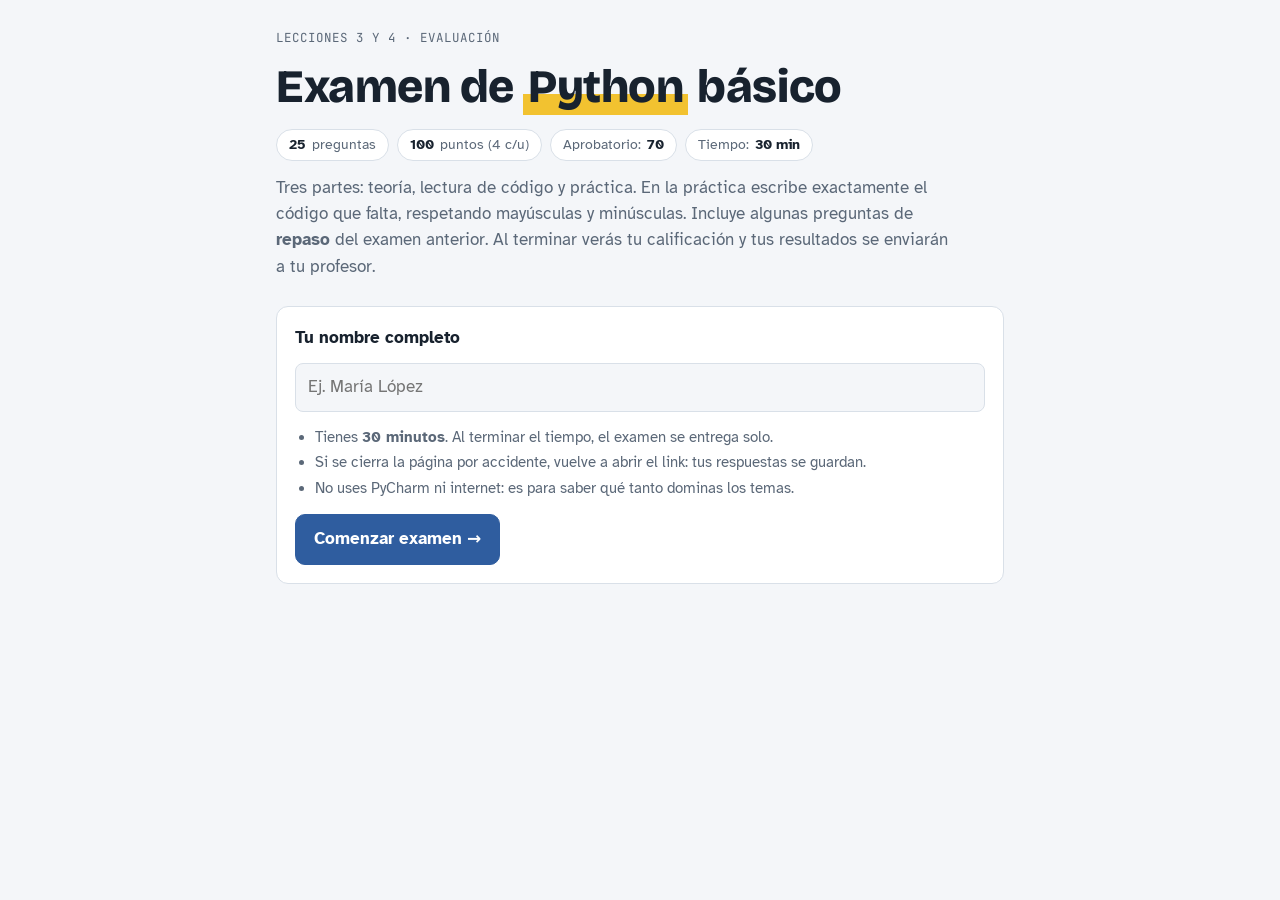
<file: index.html>
<!doctype html>
<html lang="es">
<head>
<meta charset="utf-8">
<meta name="viewport" content="width=device-width, initial-scale=1">
<title>Examen Python · Lecciones 3 y 4</title>
<meta name="description" content="Examen de Python básico: tipos de datos, variables, conversiones, formateo de cadenas, operaciones y redondeo.">
<link rel="preconnect" href="https://fonts.googleapis.com">
<link rel="preconnect" href="https://fonts.gstatic.com" crossorigin>
<link rel="stylesheet" href="https://fonts.googleapis.com/css2?family=Bricolage+Grotesque:opsz,wght@12..96,600;12..96,800&family=Atkinson+Hyperlegible:ital,wght@0,400;0,700;1,400&family=JetBrains+Mono:wght@400;600&display=swap">
<link rel="stylesheet" href="styles.css">
<link rel="icon" href="data:image/svg+xml,%3Csvg xmlns='http://www.w3.org/2000/svg' viewBox='0 0 64 64'%3E%3Crect width='64' height='64' rx='14' fill='%232f5d9f'/%3E%3Ctext x='32' y='43' font-family='monospace' font-weight='700' font-size='28' text-anchor='middle' fill='%23f2c230'%3Epy%3C/text%3E%3C/svg%3E">
</head>
<body>

<!-- ======================================================
     Formulario oculto para que Netlify detecte el formulario.
     NO borrar. Los nombres deben coincidir con los que envía app.js.
     ====================================================== -->
<form name="examen-python-l3-l4" data-netlify="true" netlify-honeypot="bot-field" hidden>
  <input type="hidden" name="form-name" value="examen-python-l3-l4">
  <input name="bot-field">
  <input name="alumna"><input name="fecha"><input name="calificacion"><input name="correctas">
  <input name="resultado"><input name="minutos"><input name="sin_responder">
  <input name="teoria"><input name="codigo"><input name="practica">
  <textarea name="incorrectas"></textarea><textarea name="reforzar"></textarea>
  <textarea name="respuestas"></textarea><textarea name="temas_json"></textarea><textarea name="secciones_json"></textarea>
</form>

<main class="wrap">
  <header class="head">
    <span class="eyebrow" id="lessons"></span>
    <h1>Examen de <span class="py">Python</span> básico</h1>
    <div class="meta" id="meta"></div>
    <p class="intro">Tres partes: teoría, lectura de código y práctica. En la práctica escribe exactamente el código que falta, respetando mayúsculas y minúsculas. Incluye algunas preguntas de <b>repaso</b> del examen anterior. Al terminar verás tu calificación y tus resultados se enviarán a tu profesor.</p>
  </header>

  <section class="card start" id="start">
    <div id="resume" class="resume" hidden></div>
    <label for="student">Tu nombre completo</label>
    <input type="text" id="student" autocomplete="name" placeholder="Ej. María López">
    <span class="field-err" id="nameErr" hidden>Escribe tu nombre para empezar.</span>
    <ul class="rules" id="rules"></ul>
    <div class="btns"><button class="btn primary" id="startBtn" type="button">Comenzar examen →</button></div>
  </section>

  <div class="progress" id="progress" hidden>
    <div class="bar"><i id="barFill"></i></div>
    <span class="count" id="progTxt">0 / 25</span>
    <span class="timer" id="timer" title="Tiempo restante">30:00</span>
  </div>

  <div id="exam" hidden></div>

  <section id="submitBox" class="card" hidden>
    <div class="warn-box" id="warn" hidden>
      <b id="warnTxt"></b>
      <div class="btns">
        <button class="btn" id="goMissing" type="button">Ir a la primera sin responder</button>
        <button class="btn" id="forceSubmit" type="button">Entregar de todos modos</button>
      </div>
    </div>
    <div class="btns" style="justify-content:space-between">
      <span class="muted small">Revisa tus respuestas antes de entregar. Después ya no podrás cambiarlas.</span>
      <button class="btn primary" id="submit" type="button">Entregar examen ✓</button>
    </div>
  </section>

  <section id="results" hidden></section>
</main>

<div class="toast" id="toast" hidden></div>

<script src="questions.js"></script>
<script src="app.js"></script>
</body>
</html>
</file>
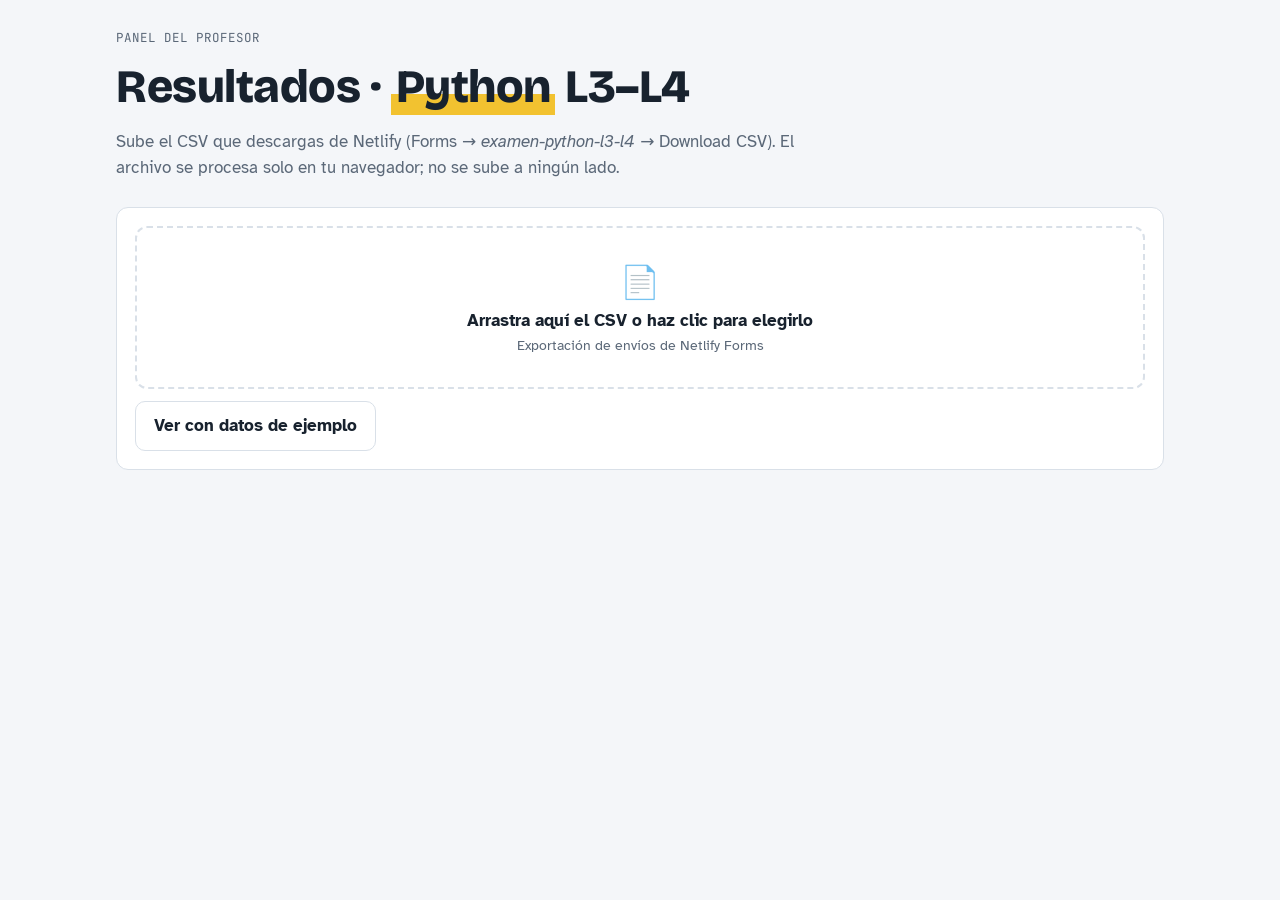
<file: profesor.html>
<!doctype html>
<html lang="es">
<head>
<meta charset="utf-8">
<meta name="viewport" content="width=device-width, initial-scale=1">
<meta name="robots" content="noindex">
<title>Panel del profesor · Python L3–L4</title>
<link rel="preconnect" href="https://fonts.googleapis.com">
<link rel="preconnect" href="https://fonts.gstatic.com" crossorigin>
<link rel="stylesheet" href="https://fonts.googleapis.com/css2?family=Bricolage+Grotesque:opsz,wght@12..96,600;12..96,800&family=Atkinson+Hyperlegible:ital,wght@0,400;0,700;1,400&family=JetBrains+Mono:wght@400;600&display=swap">
<link rel="stylesheet" href="styles.css">
<style>
  .wrap{max-width:1080px}
  .drop{display:block;border:2px dashed var(--line);border-radius:12px;padding:30px 18px;text-align:center;cursor:pointer;transition:border-color .15s,background .15s}
  .drop.over{border-color:var(--accent);background:color-mix(in srgb,var(--accent) 8%,transparent)}
  .stats{display:grid;grid-template-columns:repeat(4,1fr);gap:12px}
  .stat b{display:block;font-family:var(--f-display);font-size:2rem;font-weight:800}
  .two{display:grid;grid-template-columns:1fr 1fr;gap:14px}
  .tbar{display:grid;grid-template-columns:minmax(140px,1.3fr) 2fr 52px;gap:10px;align-items:center;padding:7px 0;border-bottom:1px solid var(--line);font-size:.95rem}
  .tbar:last-child{border-bottom:none}
  .tbl-wrap{overflow-x:auto;-webkit-overflow-scrolling:touch}
  .tbl{border-collapse:collapse;width:100%;font-size:.92rem}
  .tbl th,.tbl td{padding:8px;border-bottom:1px solid var(--line);text-align:left;white-space:nowrap}
  .tbl th{font-family:var(--f-mono);font-size:.72rem;text-transform:uppercase;letter-spacing:.05em;color:var(--muted);cursor:pointer;user-select:none}
  .tbl tr.stu{cursor:pointer}.tbl tr.stu:hover td{background:color-mix(in srgb,var(--accent) 6%,transparent)}
  .tbl tr.det td{white-space:normal;background:var(--bg);font-size:.9rem}
  .heat th.v{writing-mode:vertical-rl;transform:rotate(180deg);height:170px;vertical-align:bottom;text-transform:none;letter-spacing:0;white-space:normal;line-height:1.15;font-family:var(--f-body);font-size:.78rem}
  .heat td.c{text-align:center;font-weight:700;font-size:.82rem;min-width:46px;border:2px solid var(--paper)}
  .h-ok{background:var(--ok-bg);color:var(--ok)}.h-warn{background:var(--warn-bg);color:var(--warn)}.h-bad{background:var(--bad-bg);color:var(--bad)}
  .demo-flag{background:var(--warn-bg);color:var(--warn);font-weight:700;border-radius:10px;padding:8px 12px}
  .qfail{display:grid;grid-template-columns:44px 1fr 120px;gap:10px;align-items:center;padding:8px 0;border-bottom:1px solid var(--line)}
  .qfail:last-child{border-bottom:none}
  .qfail .bar{height:8px}
  @media (max-width:760px){.stats{grid-template-columns:repeat(2,1fr)}.two{grid-template-columns:1fr}.qfail{grid-template-columns:36px 1fr}.qfail .bar-wrap{grid-column:1/-1}}
</style>
</head>
<body>
<main class="wrap">
  <header class="head">
    <span class="eyebrow">Panel del profesor</span>
    <h1>Resultados · <span class="py">Python</span> L3–L4</h1>
    <p class="intro">Sube el CSV que descargas de Netlify (Forms → <i>examen-python-l3-l4</i> → Download CSV). El archivo se procesa solo en tu navegador; no se sube a ningún lado.</p>
  </header>

  <section class="card">
    <label class="drop" id="drop" for="file">
      <div style="font-size:2rem">📄</div>
      <b>Arrastra aquí el CSV o haz clic para elegirlo</b>
      <div class="small muted">Exportación de envíos de Netlify Forms</div>
    </label>
    <input type="file" id="file" accept=".csv,text/csv" hidden>
    <div class="btns" style="margin-top:12px"><button class="btn" id="demo" type="button">Ver con datos de ejemplo</button><span class="small muted" id="loadMsg"></span></div>
  </section>

  <div id="out" hidden style="display:flex;flex-direction:column;gap:16px">
    <div id="demoFlag" class="demo-flag" hidden>Estás viendo DATOS DE EJEMPLO (inventados). Sube tu CSV para ver los reales.</div>
    <div class="stats" id="stats"></div>
    <div class="two">
      <div class="card"><h2>🎯 Temas a reforzar</h2><p class="small muted" style="margin:4px 0 8px">Aciertos del grupo por tema (de menor a mayor).</p><div id="topics"></div></div>
      <div class="card"><h2>Por sección</h2><div id="sections" style="margin-top:8px"></div>
        <h3 style="margin-top:16px">Preguntas más falladas</h3><p class="small muted" style="margin:4px 0 6px">% de alumnas que la tuvieron mal.</p><div id="qfails"></div></div>
    </div>
    <div class="card"><h2>Alumnas</h2><p class="small muted" style="margin:4px 0 10px">Clic en una fila para ver sus respuestas. Clic en un encabezado para ordenar.</p>
      <div class="tbl-wrap"><table class="tbl" id="students"></table></div></div>
    <div class="card"><h2>Mapa de calor: alumna × tema</h2><p class="small muted" style="margin:4px 0 10px">Verde = dominado · Amarillo = casi · Rojo = reforzar.</p>
      <div class="tbl-wrap"><table class="tbl heat" id="heat"></table></div></div>
  </div>
</main>

<script src="questions.js"></script>
<script>
(() => {
"use strict";
const $ = s => document.querySelector(s);
const esc = s => String(s ?? "").replace(/[&<>"']/g, c => ({"&":"&amp;","<":"&lt;",">":"&gt;",'"':"&quot;","'":"&#39;"}[c]));
const strip = s => String(s).replace(/<[^>]+>/g, "");
const SECS = [["teo","Teoría"],["cod","Lectura de código"],["pra","Práctica"]];
const TOPICS = []; QUESTIONS.forEach(q => { if (!TOPICS.includes(q.topic)) TOPICS.push(q.topic); });
const cls = r => r >= 0.999 ? "ok" : r >= 0.6 ? "warn" : "bad";
const color = r => r >= 0.8 ? "var(--ok)" : r >= 0.6 ? "var(--hl)" : "var(--bad)";

function parseCSV(text) {
  text = text.replace(/^﻿/, "");
  const rows = []; let row = [], f = "", q = false;
  for (let i = 0; i < text.length; i++) {
    const c = text[i];
    if (q) { if (c === '"') { if (text[i + 1] === '"') { f += '"'; i++; } else q = false; } else f += c; continue; }
    if (c === '"') q = true; else if (c === ",") { row.push(f); f = ""; }
    else if (c === "\n") { row.push(f); rows.push(row); row = []; f = ""; } else if (c !== "\r") f += c;
  }
  if (f !== "" || row.length) { row.push(f); rows.push(row); }
  return rows.filter(r => r.some(x => x.trim() !== ""));
}
function toStudents(rows) {
  const head = rows[0].map(h => h.toLowerCase().replace(/[^a-z0-9_]/g, ""));
  const col = k => head.findIndex(h => h === k || h.endsWith("_" + k));
  const keys = ["alumna","fecha","calificacion","correctas","resultado","minutos","incorrectas","reforzar","respuestas","temas_json","secciones_json"];
  const ix = Object.fromEntries(keys.map(k => [k, col(k)]));
  ix.created = head.findIndex(h => /created/.test(h));
  if (ix.alumna < 0 || ix.temas_json < 0) throw new Error("El CSV no tiene las columnas esperadas (alumna, temas_json…). ¿Es la exportación del formulario examen-python-l3-l4?");
  const g = (r, k) => ix[k] >= 0 ? (r[ix[k]] || "") : "";
  return rows.slice(1).map(r => {
    let temas = {}, secs = {}; try { temas = JSON.parse(g(r, "temas_json") || "{}"); } catch (e) {} try { secs = JSON.parse(g(r, "secciones_json") || "{}"); } catch (e) {}
    const inc = g(r, "incorrectas");
    return { nombre: g(r, "alumna") || "(sin nombre)", fecha: g(r, "fecha") || g(r, "created"), cal: parseFloat(g(r, "calificacion")) || 0,
      correctas: g(r, "correctas"), resultado: g(r, "resultado"), mins: g(r, "minutos"), reforzar: g(r, "reforzar"), respuestas: g(r, "respuestas"),
      wrong: inc && inc !== "ninguna" ? inc.split(",").map(x => parseInt(x)).filter(Boolean) : [], temas, secs };
  }).filter(s => Object.keys(s.temas).length);
}

let DATA = [], sortKey = "cal", sortDir = -1;
function render() {
  const n = DATA.length, avg = n ? Math.round(DATA.reduce((a, s) => a + s.cal, 0) / n) : 0;
  const pass = DATA.filter(s => s.cal >= CONFIG.passScore).length;
  $("#stats").innerHTML = `
    <div class="card stat"><span class="small muted">Alumnas</span><b>${n}</b></div>
    <div class="card stat"><span class="small muted">Promedio</span><b>${avg}</b></div>
    <div class="card stat"><span class="small muted">Aprobadas (≥${CONFIG.passScore})</span><b style="color:var(--ok)">${pass}</b></div>
    <div class="card stat"><span class="small muted">No aprobadas</span><b style="color:var(--bad)">${n - pass}</b></div>`;
  const agg = {}; DATA.forEach(s => Object.entries(s.temas).forEach(([k, v]) => { agg[k] = agg[k] || [0, 0]; agg[k][0] += +v[0]; agg[k][1] += +v[1]; }));
  $("#topics").innerHTML = Object.entries(agg).map(([k, v]) => [k, v[0] / v[1]]).sort((a, b) => a[1] - b[1]).map(([k, r]) =>
    `<div class="tbar"><span>${esc(k)}</span><div class="bar"><i style="width:${Math.round(r * 100)}%;background:${color(r)}"></i></div><b style="text-align:right">${Math.round(r * 100)}%</b></div>`).join("");
  $("#sections").innerHTML = SECS.map(([id, name]) => { let c = 0, t = 0; DATA.forEach(s => { const v = s.secs[id]; if (v) { c += +v[0]; t += +v[1]; } }); const r = t ? c / t : 0;
    return `<div class="tbar"><span>${name}</span><div class="bar"><i style="width:${Math.round(r * 100)}%"></i></div><b style="text-align:right">${Math.round(r * 100)}%</b></div>`; }).join("");
  const fails = QUESTIONS.map(q => [q, DATA.filter(s => s.wrong.includes(q.num)).length / (n || 1)]).filter(x => x[1] > 0).sort((a, b) => b[1] - a[1]).slice(0, 6);
  $("#qfails").innerHTML = fails.length ? fails.map(([q, r]) => `<div class="qfail"><b class="mono">${String(q.num).padStart(2, "0")}</b>
    <span class="small">${esc(strip(q.text))}${q.code ? ` <code>${esc(q.code.split("\n").pop().replace(/@@/g, "____"))}</code>` : ""}</span>
    <div class="bar-wrap"><div class="bar"><i style="width:${Math.round(r * 100)}%;background:var(--bad)"></i></div><span class="small muted">${Math.round(r * 100)}%</span></div></div>`).join("") : '<p class="muted">¡Nadie falló preguntas! 🎉</p>';
  renderStudents(); renderHeat();
}
function renderStudents() {
  const val = (s, k) => k === "nombre" ? s.nombre.toLowerCase() : k === "cal" ? s.cal : (s.secs[k] ? s.secs[k][0] / s.secs[k][1] : 0);
  const rows = DATA.slice().sort((a, b) => { const x = val(a, sortKey), y = val(b, sortKey); return (x > y ? 1 : x < y ? -1 : 0) * sortDir; });
  const ar = k => sortKey === k ? (sortDir > 0 ? " ▲" : " ▼") : "";
  $("#students").innerHTML = `<thead><tr><th data-k="nombre">Alumna${ar("nombre")}</th><th data-k="cal">Calif.${ar("cal")}</th><th>Resultado</th>
    ${SECS.map(([id, n]) => `<th data-k="${id}">${n}${ar(id)}</th>`).join("")}<th>Fecha</th><th>Min</th></tr></thead><tbody>${rows.map((s, i) => `
    <tr class="stu" data-i="${i}"><td><b>${esc(s.nombre)}</b></td><td><b>${s.cal}</b> <span class="small muted">${esc(s.correctas)}</span></td>
      <td><span class="chip ${s.cal >= CONFIG.passScore ? "ok" : "bad"}">${esc(s.resultado || (s.cal >= CONFIG.passScore ? "Aprobado" : "No aprobado"))}</span></td>
      ${SECS.map(([id]) => { const v = s.secs[id]; if (!v) return "<td>—</td>"; const r = v[0] / v[1]; return `<td><span class="chip ${cls(r)}">${v[0]}/${v[1]}</span></td>`; }).join("")}
      <td class="small">${esc(s.fecha)}</td><td class="small">${esc(s.mins)}</td></tr>
    <tr class="det" data-d="${i}" hidden><td colspan="${5 + SECS.length}">
      <div><b>Reforzar:</b> ${esc(s.reforzar || "—")}</div>
      <div style="margin-top:6px"><b>Incorrectas:</b> ${s.wrong.length ? s.wrong.join(", ") : "ninguna"}</div>
      <ul style="margin:6px 0 0;padding-left:18px">${s.respuestas ? s.respuestas.split(" | ").map(x => `<li class="mono small">${esc(x)}</li>`).join("") : ""}</ul></td></tr>`).join("")}</tbody>`;
  $("#students").querySelectorAll("th[data-k]").forEach(th => th.onclick = () => { const k = th.dataset.k; if (sortKey === k) sortDir *= -1; else { sortKey = k; sortDir = k === "nombre" ? 1 : -1; } renderStudents(); });
  $("#students").querySelectorAll("tr.stu").forEach(tr => tr.onclick = () => { const d = $(`#students tr[data-d="${tr.dataset.i}"]`); d.hidden = !d.hidden; });
}
function renderHeat() {
  const rows = DATA.slice().sort((a, b) => a.nombre.localeCompare(b.nombre));
  $("#heat").innerHTML = `<thead><tr><th>Alumna</th>${TOPICS.map(t => `<th class="v" title="${esc(t)}">${esc(t)}</th>`).join("")}</tr></thead><tbody>${rows.map(s =>
    `<tr><td><b>${esc(s.nombre)}</b></td>${TOPICS.map(t => { const v = s.temas[t]; return v ? `<td class="c h-${cls(v[0] / v[1])}" title="${esc(t)}: ${v[0]}/${v[1]}">${v[0]}/${v[1]}</td>` : '<td class="c">—</td>'; }).join("")}</tr>`).join("")}</tbody>`;
}
function loadText(text, demo) {
  try {
    const rows = parseCSV(text); if (rows.length < 2) throw new Error("El archivo no tiene envíos.");
    DATA = toStudents(rows); if (!DATA.length) throw new Error("No se encontraron resultados válidos en el CSV.");
    $("#out").hidden = false; $("#demoFlag").hidden = !demo;
    $("#loadMsg").textContent = demo ? "" : `✓ ${DATA.length} resultado(s) cargados`;
    render(); $("#out").scrollIntoView({ behavior: "smooth" });
  } catch (e) { $("#loadMsg").textContent = "⚠️ " + e.message; }
}
function readFile(f) { if (!f) return; const r = new FileReader(); r.onload = () => loadText(r.result, false); r.readAsText(f, "utf-8"); }
$("#file").addEventListener("change", e => readFile(e.target.files[0]));
const drop = $("#drop");
["dragenter","dragover"].forEach(ev => drop.addEventListener(ev, e => { e.preventDefault(); drop.classList.add("over"); }));
["dragleave","drop"].forEach(ev => drop.addEventListener(ev, e => { e.preventDefault(); drop.classList.remove("over"); }));
drop.addEventListener("drop", e => readFile(e.dataTransfer.files[0]));

$("#demo").addEventListener("click", () => {
  const hard = { "Formateo de cadenas": .2, "Operaciones matemáticas": .15, "Proyecto: calculadora de comisiones": .2 };
  const q2 = s => '"' + String(s).replace(/"/g, '""') + '"';
  const head = ["alumna","fecha","calificacion","correctas","resultado","minutos","incorrectas","reforzar","respuestas","temas_json","secciones_json"];
  const lines = [head.join(",")];
  for (let i = 1; i <= 8; i++) {
    const skill = .5 + Math.random() * .45, temas = {}, secs = {}, wrong = []; let c = 0;
    QUESTIONS.forEach(q => { const ok = Math.random() < skill - (hard[q.topic] || 0);
      temas[q.topic] = temas[q.topic] || [0, 0, q.sec]; temas[q.topic][1]++; secs[q.sec] = secs[q.sec] || [0, 0]; secs[q.sec][1]++;
      if (ok) { c++; temas[q.topic][0]++; secs[q.sec][0]++; } else wrong.push(q.num); });
    const cal = Math.round(c * 100 / QUESTIONS.length);
    const ref = Object.entries(temas).filter(([, v]) => v[0] / v[1] < .6).map(([k]) => k).join("; ");
    lines.push([`Alumna de ejemplo ${i}`, "30 oct 2026, 10:" + (10 + i), cal, `${c}/${QUESTIONS.length}`, cal >= CONFIG.passScore ? "Aprobado" : "No aprobado",
      18 + i, wrong.join(", ") || "ninguna", ref || "—", "", JSON.stringify(temas), JSON.stringify(secs)].map(q2).join(","));
  }
  loadText(lines.join("\n"), true);
});
})();
</script>
</body>
</html>
</file>
<file: styles.css>
:root{
  --bg:#f4f6f9; --paper:#ffffff; --ink:#18222e; --muted:#5b6878; --line:#d9e0e8;
  --accent:#2f5d9f; --accent-ink:#ffffff; --hl:#f2c230; --code-bg:#1d2733; --code-ink:#e6edf5;
  --ok:#1f7a4a; --ok-bg:#e3f4ea; --bad:#b3362f; --bad-bg:#fbe7e5; --warn:#8a6200; --warn-bg:#fff6d6;
  --f-display:"Bricolage Grotesque","Segoe UI",system-ui,sans-serif;
  --f-body:"Atkinson Hyperlegible","Segoe UI",system-ui,sans-serif;
  --f-mono:"JetBrains Mono",ui-monospace,"SFMono-Regular",Menlo,Consolas,monospace;
  color-scheme:light;
}
@media (prefers-color-scheme: dark){:root:not([data-theme="light"]){
  --bg:#141a21; --paper:#1c242e; --ink:#e7edf3; --muted:#9aa8b8; --line:#2e3a47;
  --accent:#7aa7e8; --accent-ink:#0f1620; --code-bg:#0e141a;
  --ok:#6fd39c; --ok-bg:#16301f; --bad:#f08c84; --bad-bg:#3a1c1a; --warn:#f2c230; --warn-bg:#3a3214; color-scheme:dark}}
:root[data-theme="dark"]{
  --bg:#141a21; --paper:#1c242e; --ink:#e7edf3; --muted:#9aa8b8; --line:#2e3a47;
  --accent:#7aa7e8; --accent-ink:#0f1620; --code-bg:#0e141a;
  --ok:#6fd39c; --ok-bg:#16301f; --bad:#f08c84; --bad-bg:#3a1c1a; --warn:#f2c230; --warn-bg:#3a3214; color-scheme:dark}

*{box-sizing:border-box}
html,body{margin:0}
body{background:var(--bg);color:var(--ink);font-family:var(--f-body);font-size:17px;line-height:1.55;-webkit-font-smoothing:antialiased}
[hidden]{display:none !important}
.wrap{max-width:760px;margin:0 auto;padding:28px 16px 64px;display:flex;flex-direction:column;gap:26px}
h1,h2,h3{font-family:var(--f-display);text-wrap:balance;margin:0;line-height:1.15}
h1{font-size:clamp(2rem,6vw,2.9rem);font-weight:800;letter-spacing:-.01em}
h2{font-size:1.45rem;font-weight:800}
h3{font-size:1.15rem;font-weight:800}
p{margin:0}
code,pre,.mono{font-family:var(--f-mono);font-size:.92em}
.eyebrow{font-family:var(--f-mono);font-size:.78rem;letter-spacing:.08em;text-transform:uppercase;color:var(--muted)}
.muted{color:var(--muted)}
.small{font-size:.9rem}

/* header */
.head{display:flex;flex-direction:column;gap:14px}
.head h1 .py{background:linear-gradient(transparent 62%,var(--hl) 62%);padding:0 .1em}
.meta{display:flex;flex-wrap:wrap;gap:8px}
.chip{display:inline-flex;align-items:center;gap:6px;border:1px solid var(--line);background:var(--paper);border-radius:999px;padding:4px 12px;font-size:.88rem;color:var(--muted)}
.chip b{color:var(--ink)}
.chip.ok{background:var(--ok-bg);color:var(--ok);border-color:transparent;font-weight:700}
.chip.bad{background:var(--bad-bg);color:var(--bad);border-color:transparent;font-weight:700}
.chip.warn{background:var(--warn-bg);color:var(--warn);border-color:transparent;font-weight:700}
.intro{color:var(--muted);max-width:62ch}
.card{background:var(--paper);border:1px solid var(--line);border-radius:12px;padding:18px}
.start{display:flex;flex-direction:column;gap:12px}
.start label{font-weight:700}
input[type=text]{font:inherit;color:var(--ink);background:var(--bg);border:1.5px solid var(--line);border-radius:8px;padding:10px 12px;width:100%}
input[type=text]:focus{outline:none;border-color:var(--accent);box-shadow:0 0 0 3px color-mix(in srgb,var(--accent) 25%,transparent)}
input[disabled]{opacity:.75}
.field-err{color:var(--bad);font-size:.9rem}
.resume{border:1.5px dashed var(--accent);background:color-mix(in srgb,var(--accent) 8%,transparent);border-radius:10px;padding:12px 14px}
.rules{margin:0;padding-left:20px;color:var(--muted);font-size:.95rem}
.rules li{margin:2px 0}

/* buttons */
.btn{font:inherit;font-weight:700;border-radius:10px;padding:11px 18px;border:1.5px solid var(--line);background:var(--paper);color:var(--ink);cursor:pointer;min-height:44px}
.btn:hover{border-color:var(--accent)}
.btn.primary{background:var(--accent);color:var(--accent-ink);border-color:var(--accent)}
.btn.primary:hover{filter:brightness(1.07)}
.btn:disabled{opacity:.5;cursor:not-allowed}
.btns{display:flex;flex-wrap:wrap;gap:10px;align-items:center}

/* sticky progress */
.progress{position:sticky;top:0;z-index:5;background:color-mix(in srgb,var(--bg) 92%,transparent);backdrop-filter:blur(6px);padding:10px 0;display:flex;align-items:center;gap:12px;border-bottom:1px solid var(--line)}
.bar{flex:1;height:8px;background:var(--line);border-radius:99px;overflow:hidden}
.bar i{display:block;height:100%;width:0;background:var(--accent);transition:width .25s}
.progress .count{font-family:var(--f-mono);font-size:.85rem;color:var(--muted);font-variant-numeric:tabular-nums;white-space:nowrap}
.timer{font-family:var(--f-mono);font-weight:600;font-size:.9rem;font-variant-numeric:tabular-nums;border:1px solid var(--line);background:var(--paper);border-radius:8px;padding:3px 9px}
.timer.warn{background:var(--warn-bg);color:var(--warn);border-color:transparent}
.timer.danger{background:var(--bad-bg);color:var(--bad);border-color:transparent;animation:blink 1s infinite}
@keyframes blink{50%{opacity:.55}}

/* sections + questions */
.section{display:flex;flex-direction:column;gap:16px}
.sec-head{display:flex;flex-direction:column;gap:4px;padding-top:8px}
.sec-head p{color:var(--muted)}
.q{background:var(--paper);border:1px solid var(--line);border-radius:12px;padding:18px;display:flex;flex-direction:column;gap:12px;min-width:0;scroll-margin-top:70px}
.q.missing{border-color:var(--hl);box-shadow:0 0 0 2px color-mix(in srgb,var(--hl) 45%,transparent)}
.q-top{display:flex;gap:12px;align-items:baseline}
.q-num{font-family:var(--f-mono);font-weight:600;font-size:.85rem;color:var(--accent);flex:none;min-width:2.2em}
.q-text{font-weight:700;min-width:0}
.q-text code,.rv code{background:color-mix(in srgb,var(--accent) 12%,transparent);padding:1px 5px;border-radius:4px;font-weight:400}
.tag-repaso{display:inline-block;font-family:var(--f-mono);font-size:.7rem;letter-spacing:.06em;text-transform:uppercase;background:var(--warn-bg);color:var(--warn);border-radius:6px;padding:1px 7px;margin-left:6px;vertical-align:2px}
.term{background:var(--code-bg);color:var(--code-ink);border-radius:10px;overflow:hidden;min-width:0}
.term-bar{display:flex;gap:6px;padding:8px 12px;border-bottom:1px solid rgba(255,255,255,.08);align-items:center}
.term-bar i{width:9px;height:9px;border-radius:50%;background:#56606c}
.term-bar span{margin-left:8px;font-family:var(--f-mono);font-size:.72rem;color:#8b97a5}
.term pre{margin:0;padding:12px 14px;overflow-x:auto;line-height:1.6}
.blank{background:var(--hl);color:#1d2733;border-radius:3px;padding:0 4px;font-weight:600}
.kw{color:#8fc1ff}.st{color:#b8e39a}.nu{color:#f5b971}

.opts{display:grid;gap:8px}
.opt{display:flex;gap:10px;align-items:flex-start;border:1.5px solid var(--line);border-radius:10px;padding:10px 12px;cursor:pointer;min-width:0;transition:border-color .12s,background .12s}
.opt:hover{border-color:color-mix(in srgb,var(--accent) 60%,var(--line))}
.opt input{margin-top:.3em;accent-color:var(--accent);flex:none}
.opt .t{min-width:0;overflow-wrap:anywhere}
.opt pre{margin:0;white-space:pre-wrap;font-family:var(--f-mono);font-size:.9em}
.opt:has(input:checked){border-color:var(--accent);background:color-mix(in srgb,var(--accent) 9%,transparent)}
.opt:has(input:focus-visible){outline:2px solid var(--accent);outline-offset:2px}
.tf{grid-template-columns:1fr 1fr}
.fill{display:flex;gap:10px;align-items:center;flex-wrap:wrap}
.fill label{font-size:.92rem;color:var(--muted)}
.fill input{max-width:260px;font-family:var(--f-mono)}

/* order question */
.order{list-style:none;margin:0;padding:0;display:flex;flex-direction:column;gap:6px}
.order li{display:flex;align-items:center;gap:10px;background:var(--code-bg);color:var(--code-ink);border-radius:9px;padding:6px 6px 6px 12px;transition:transform .15s}
.order li .n{font-family:var(--f-mono);color:#8b97a5;font-size:.8rem;flex:none;width:1.4em}
.order li pre{margin:0;flex:1;min-width:0;white-space:pre-wrap;overflow-wrap:anywhere;font-size:.86em}
.order li .mv{display:flex;gap:4px;flex:none}
.order li button{width:36px;height:36px;border-radius:8px;border:1px solid rgba(255,255,255,.15);background:rgba(255,255,255,.06);color:var(--code-ink);cursor:pointer;font-size:1rem}
.order li button:hover:not(:disabled){background:rgba(255,255,255,.16)}
.order li button:disabled{opacity:.25;cursor:default}
.order li.moved{transform:scale(1.015)}
.order-confirm{display:flex;align-items:center;gap:8px;font-size:.92rem;color:var(--muted)}
.order-confirm input{accent-color:var(--accent);width:18px;height:18px}

/* submit box */
.warn-box{background:var(--warn-bg);border:1px solid color-mix(in srgb,var(--hl) 60%,transparent);border-radius:12px;padding:14px 16px;display:flex;flex-direction:column;gap:10px}

/* results */
.score-card{display:grid;grid-template-columns:auto 1fr;gap:22px;align-items:center}
.score{font-family:var(--f-display);font-weight:800;font-size:4rem;line-height:1}
.score small{font-size:1.4rem;color:var(--muted)}
.verdict{display:inline-block;font-weight:800;border-radius:8px;padding:4px 12px;margin-bottom:10px}
.verdict.pass{background:var(--ok-bg);color:var(--ok)}
.verdict.fail{background:var(--bad-bg);color:var(--bad)}
.bk{display:grid;grid-template-columns:150px 1fr 50px;gap:10px;align-items:center;font-size:.95rem;margin:4px 0}
.bk .bar{height:8px}
.send-status{font-weight:700;border-radius:10px;padding:10px 14px;background:var(--paper);border:1px solid var(--line)}
.send-status[data-state="ok"]{background:var(--ok-bg);color:var(--ok);border-color:transparent}
.send-status[data-state="error"]{background:var(--bad-bg);color:var(--bad);border-color:transparent}
.topics{display:flex;flex-wrap:wrap;gap:8px}
textarea{font:inherit;font-family:var(--f-mono);font-size:.85rem;width:100%;min-height:150px;border:1.5px solid var(--line);border-radius:8px;padding:10px;background:var(--bg);color:var(--ink)}
.review{display:flex;flex-direction:column;gap:10px}
.rv{background:var(--paper);border:1px solid var(--line);border-left:5px solid var(--ok);border-radius:10px;padding:12px 14px;display:flex;flex-direction:column;gap:6px}
.rv.bad{border-left-color:var(--bad)}
.rv .tag{font-family:var(--f-mono);font-size:.78rem;font-weight:600;color:var(--ok)}
.rv.bad .tag{color:var(--bad)}
.rv .lbl{font-weight:700}
.rv .note{color:var(--muted);font-size:.92rem}
.toast{position:fixed;left:50%;bottom:22px;transform:translateX(-50%);background:var(--ink);color:var(--bg);padding:12px 18px;border-radius:10px;font-weight:700;z-index:20;max-width:calc(100% - 32px)}

@media (max-width:560px){
  body{font-size:16px}
  .tf{grid-template-columns:1fr}
  .score-card{grid-template-columns:1fr;text-align:center}
  .bk{grid-template-columns:110px 1fr 44px}
  .q{padding:14px}
}
@media print{
  .progress,.no-print{display:none !important}
  body{background:#fff}
}
</file>
